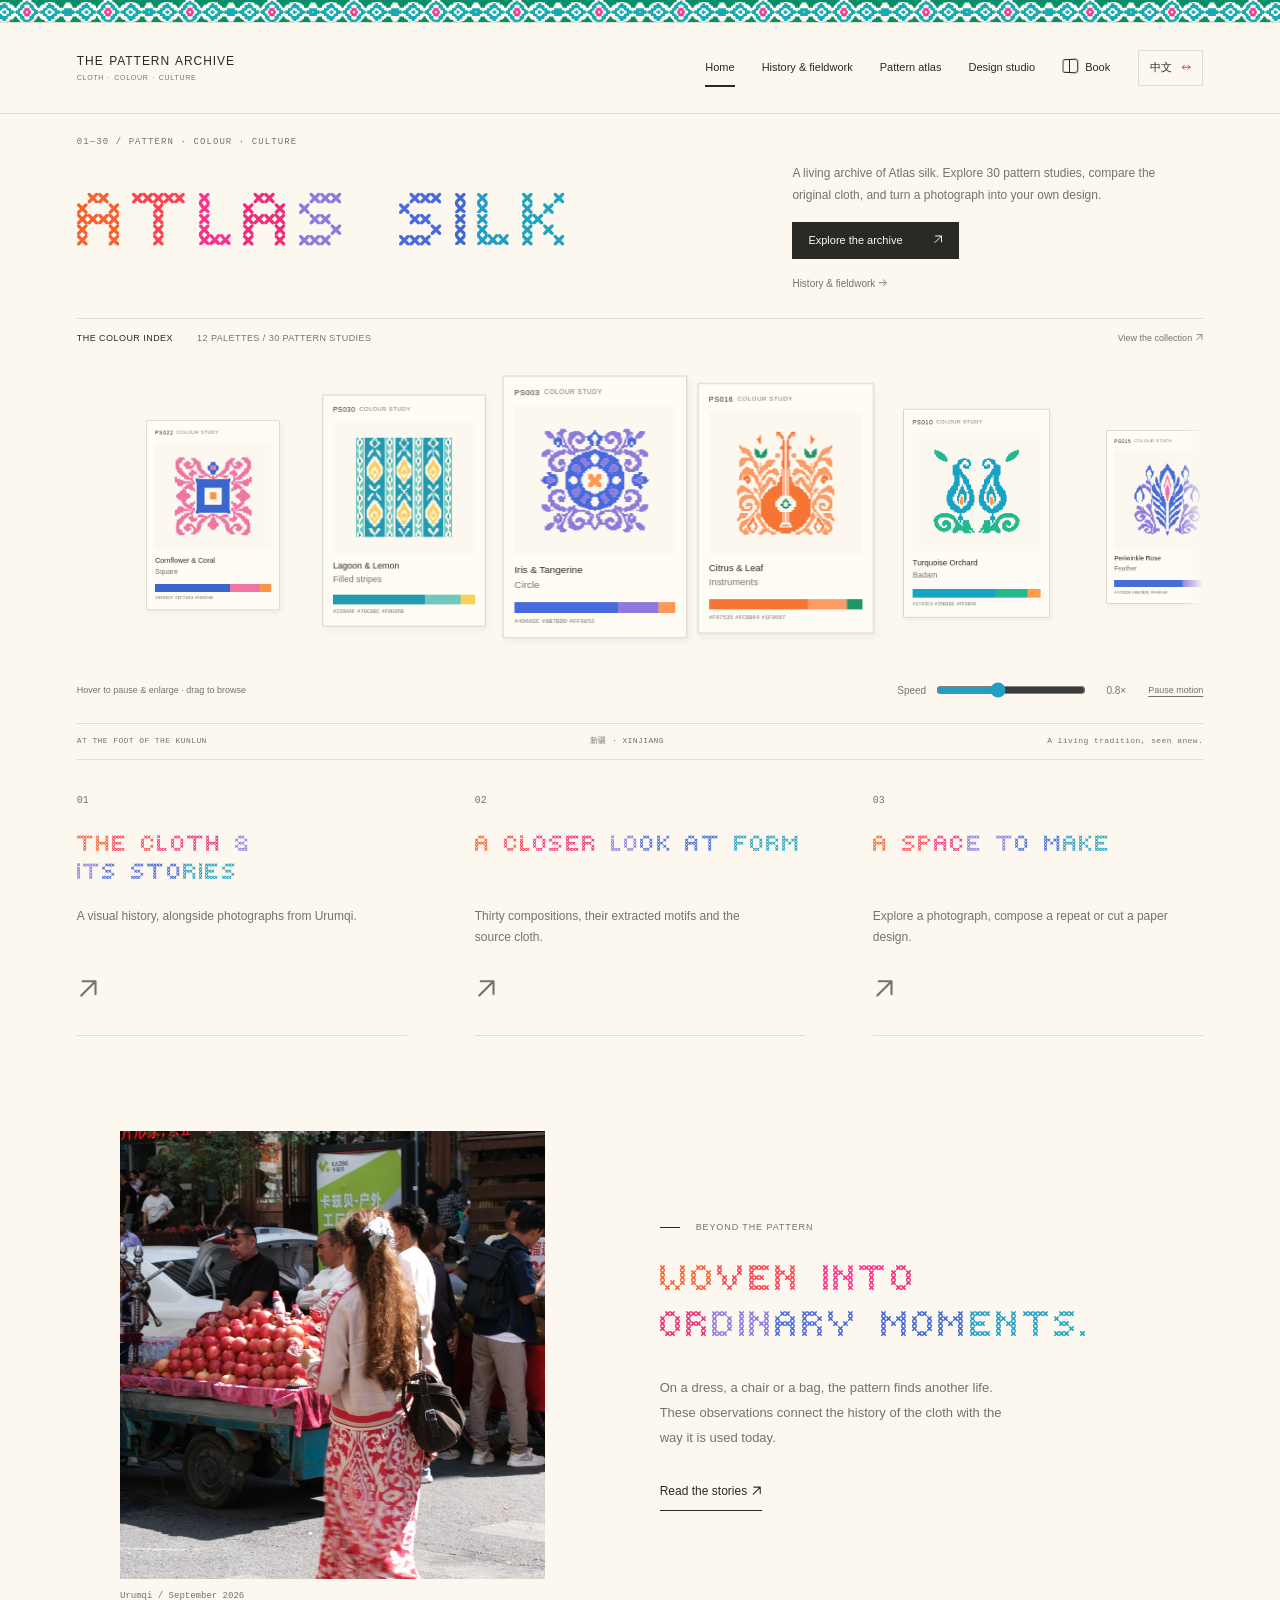
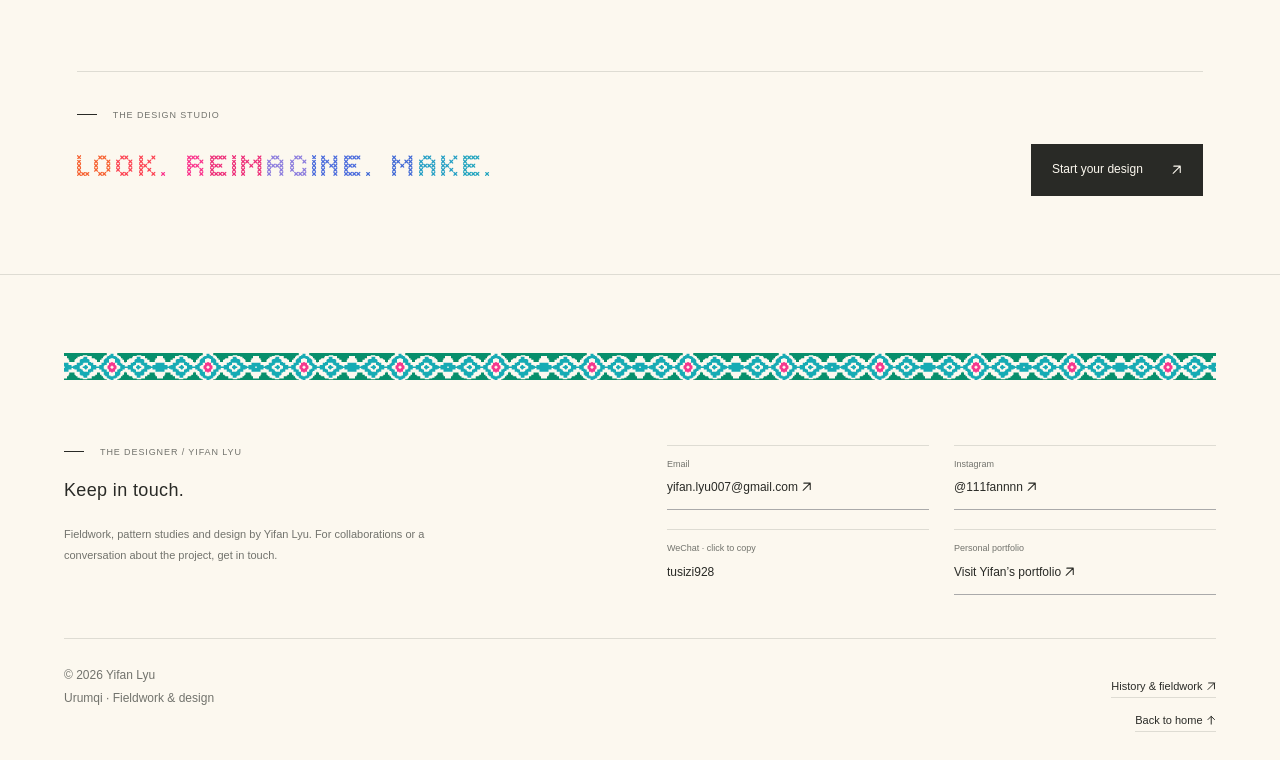
<file: index.html>
<!doctype html><html lang="en" translate="no"><head><meta charset="utf-8"><meta name="google" content="notranslate"><meta name="viewport" content="width=device-width,initial-scale=1"><meta name="theme-color" content="#FCF8EF"><meta name="description" content="Explore Atlas silk through history, clear vector motifs, fieldwork and hands-on design."><title>ATLAS SILK — 艾德莱斯绸</title><link rel="stylesheet" href="style.css"><link rel="stylesheet" href="mobile-fix.css?v=43"><link rel="stylesheet" href="image-save.css?v=44"><link rel="stylesheet" href="book-module.css?v=48"></head><body><a class="skip" href="#main">Skip to content</a><header class="header" id="header"></header><main id="main" tabindex="-1"></main><footer id="footer"></footer><dialog id="patternDialog"><button class="dialog-close" aria-label="Close">×</button><div id="dialogContent"></div></dialog><div id="toast" role="status" aria-live="polite"></div><script src="media-assets.js" defer></script><script src="badam-scroll-repair.js?v=47" defer></script><script src="data.js" defer></script><script src="content.js" defer></script><script src="collection.js" defer></script><script src="collection-notes.js" defer></script><script src="gallery-order.js" defer></script><script src="history-extra.js" defer></script><script src="stories.js" defer></script><script src="heading-inks.js" defer></script><script src="world-data.js" defer></script><script src="global-cities.js" defer></script><script src="world.js?v=45" defer></script><script src="book-module.js?v=48" defer></script><script src="app.js?v=48" defer></script><script src="knit-glyphs.js" defer></script><script src="typography.js" defer></script><script src="effects.js" defer></script><script src="album.js" defer></script><script src="mobile-fix.js?v=43" defer></script><!-- AreaCity data license
MIT License


Copyright (c) 2019 xiangyuecn


Permission is hereby granted, free of charge, to any person obtaining a copy
of this software and associated documentation files (the "Software"), to deal
in the Software without restriction, including without limitation the rights
to use, copy, modify, merge, publish, distribute, sublicense, and/or sell
copies of the Software, and to permit persons to whom the Software is
furnished to do so, subject to the following conditions:


The above copyright notice and this permission notice shall be included in all
copies or substantial portions of the Software.


THE SOFTWARE IS PROVIDED "AS IS", WITHOUT WARRANTY OF ANY KIND, EXPRESS OR
IMPLIED, INCLUDING BUT NOT LIMITED TO THE WARRANTIES OF MERCHANTABILITY,
FITNESS FOR A PARTICULAR PURPOSE AND NONINFRINGEMENT. IN NO EVENT SHALL THE
AUTHORS OR COPYRIGHT HOLDERS BE LIABLE FOR ANY CLAIM, DAMAGES OR OTHER
LIABILITY, WHETHER IN AN ACTION OF CONTRACT, TORT OR OTHERWISE, ARISING FROM,
OUT OF OR IN CONNECTION WITH THE SOFTWARE OR THE USE OR OTHER DEALINGS IN THE
SOFTWARE.
 --><script src="image-save.js?v=44" defer></script></body></html>
</file>
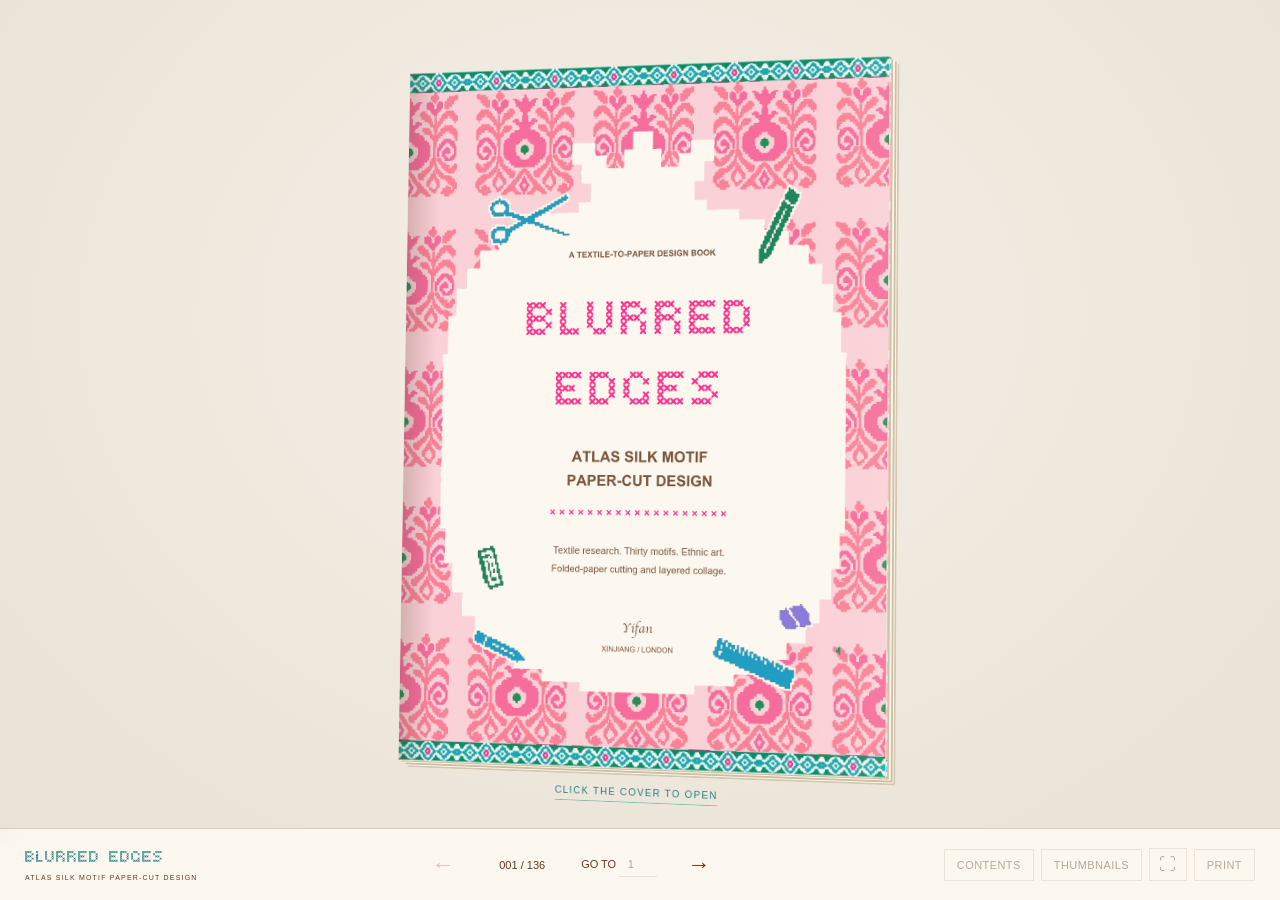
<file: atlas-book.html>
<!DOCTYPE html>
<html class="book-boot" lang="en" translate="no"><head><meta charset="utf-8"/><meta content="width=device-width,initial-scale=1" name="viewport"/><meta content="#FCF8EF" name="theme-color"/><title>Blurred Edges · Interactive Book</title><meta content="notranslate" name="google"/><link href="atlas-book-base.css" rel="stylesheet"/><link href="atlas-book-reader.css?v=48" rel="stylesheet"/></head><body data-reader-style="page-turn" data-thumbnail-mode="shared"><nav aria-label="Contents" class="drawer" id="drawer"><h2 id="tocTitle">CONTENTS</h2><a data-en="INTRODUCTION" data-zh="前言" href="#p2">INTRODUCTION</a><a data-en="CONTENTS" data-zh="目录" href="#p4">CONTENTS</a><a data-en="PATTERN ARCHIVE" data-zh="纹样档案" href="#p6">PATTERN ARCHIVE</a><a href="#p8"><span data-en="01 / History &amp; Making" data-zh="01 / 历史与制作">01 / History &amp; Making</span><small>8–19</small></a><a href="#p20"><span data-en="02 / Geometry &amp; Repeat" data-zh="02 / 几何与连续">02 / Geometry &amp; Repeat</span><small>20–41</small></a><a href="#p42"><span data-en="03 / Plants &amp; Growth" data-zh="03 / 植物与生长">03 / Plants &amp; Growth</span><small>42–63</small></a><a href="#p64"><span data-en="04 / Scrolls &amp; Objects" data-zh="04 / 卷曲与器物">04 / Scrolls &amp; Objects</span><small>64–85</small></a><a href="#p86"><span data-en="05 / Complex Cuts" data-zh="05 / 复杂剪纸">05 / Complex Cuts</span><small>86–109</small></a><a href="#p110"><span data-en="06 / Layered Collage" data-zh="06 / 层叠拼贴">06 / Layered Collage</span><small>110–127</small></a><a data-en="MAKING PROCESS" data-zh="制作过程" href="#p128">MAKING PROCESS</a><a data-en="AFTERWORD" data-zh="后记" href="#p134">AFTERWORD</a><a data-en="ACKNOWLEDGEMENTS" data-zh="致谢" href="#p135">ACKNOWLEDGEMENTS</a></nav><dialog aria-labelledby="printTitle" id="printDialog"><h2 id="printTitle">Print pages</h2><label class="print-scope"><input checked="" name="printScope" type="radio" value="current"/><span id="scopeCurrentLabel">Current page</span><select aria-label="Current page" id="printCurrentPage"></select></label><label class="print-scope"><input name="printScope" type="radio" value="spread"/><span id="scopeSpreadLabel">Current spread</span></label><label class="print-scope"><input name="printScope" type="radio" value="range"/><span id="scopeRangeLabel">Page range</span></label><div class="range-fields"><label for="printStart" id="rangeFrom">From</label><input id="printStart" max="136" min="1" type="number" value="1"/><label for="printEnd" id="rangeTo">to</label><input id="printEnd" max="136" min="1" type="number" value="1"/></div><label class="print-scope"><input name="printScope" type="radio" value="all"/><span id="scopeAllLabel">Whole book</span></label><p id="printError" role="alert"></p><p aria-live="polite" id="printProgress"></p><div class="dialog-actions"><button id="cancelPrint" type="button">Cancel</button><button id="confirmPrint" type="button">Print selected pages</button></div></dialog><main class="reader"><section class="spread active" data-spread="0"><article class="page" data-page="1" id="p1"><img alt="Page 1" data-page-art="1" decoding="async" loading="lazy" src="[data-uri]"/></article><div aria-label="Cover reverse" class="empty cover-verso"><img alt="" src="atlas-book-reverse-front.svg"/></div></section><section class="spread" data-spread="1"><article class="page" data-page="2" id="p2"><img alt="Page 2" data-page-art="2" decoding="async" loading="lazy" src="[data-uri]"/></article><article class="page" data-page="3" id="p3"><img alt="Page 3" data-page-art="3" decoding="async" loading="lazy" src="[data-uri]"/></article></section><section class="spread" data-spread="2"><article class="page" data-page="4" id="p4"><img alt="Page 4" data-page-art="4" decoding="async" loading="lazy" src="[data-uri]"/><a class="hotspot" href="#p8" style="left:11.071428571428571%;top:31.680000018102856%;width:22.321428571428573%;height:47.52000002715428%"></a><a class="hotspot" href="#p20" style="left:37.857142857142854%;top:31.680000018102856%;width:22.321428571428573%;height:47.52000002715428%"></a><a class="hotspot" href="#p42" style="left:64.64285714285715%;top:31.680000018102856%;width:22.321428571428573%;height:47.52000002715428%"></a></article><article class="page" data-page="5" id="p5"><img alt="Page 5" data-page-art="5" decoding="async" loading="lazy" src="[data-uri]"/><a class="hotspot" href="#p64" style="left:11.071428571428571%;top:31.680000018102856%;width:22.321428571428573%;height:47.52000002715428%"></a><a class="hotspot" href="#p86" style="left:37.857142857142854%;top:31.680000018102856%;width:22.321428571428573%;height:47.52000002715428%"></a><a class="hotspot" href="#p110" style="left:64.64285714285715%;top:31.680000018102856%;width:22.321428571428573%;height:47.52000002715428%"></a></article></section><section class="spread" data-spread="3"><article class="page" data-page="6" id="p6"><img alt="Page 6" data-page-art="6" decoding="async" loading="lazy" src="[data-uri]"/><a aria-label="001" class="hotspot" href="#p24" style="left:11.071%;top:24.389%;width:25.952%;height:12.571%"></a><a aria-label="002" class="hotspot" href="#p32" style="left:37.024%;top:24.389%;width:25.952%;height:12.571%"></a><a aria-label="003" class="hotspot" href="#p28" style="left:62.976%;top:24.389%;width:25.952%;height:12.571%"></a><a aria-label="004" class="hotspot" href="#p38" style="left:11.071%;top:36.960%;width:25.952%;height:12.571%"></a><a aria-label="005" class="hotspot" href="#p60" style="left:37.024%;top:36.960%;width:25.952%;height:12.571%"></a><a aria-label="006" class="hotspot" href="#p30" style="left:62.976%;top:36.960%;width:25.952%;height:12.571%"></a><a aria-label="007" class="hotspot" href="#p70" style="left:11.071%;top:49.531%;width:25.952%;height:12.571%"></a><a aria-label="008" class="hotspot" href="#p54" style="left:37.024%;top:49.531%;width:25.952%;height:12.571%"></a><a aria-label="009" class="hotspot" href="#p48" style="left:62.976%;top:49.531%;width:25.952%;height:12.571%"></a><a aria-label="010" class="hotspot" href="#p66" style="left:11.071%;top:62.103%;width:25.952%;height:12.571%"></a><a aria-label="011" class="hotspot" href="#p44" style="left:37.024%;top:62.103%;width:25.952%;height:12.571%"></a><a aria-label="012" class="hotspot" href="#p62" style="left:62.976%;top:62.103%;width:25.952%;height:12.571%"></a><a aria-label="013" class="hotspot" href="#p50" style="left:11.071%;top:74.674%;width:25.952%;height:12.571%"></a><a aria-label="014" class="hotspot" href="#p68" style="left:37.024%;top:74.674%;width:25.952%;height:12.571%"></a><a aria-label="015" class="hotspot" href="#p72" style="left:62.976%;top:74.674%;width:25.952%;height:12.571%"></a></article><article class="page" data-page="7" id="p7"><img alt="Page 7" data-page-art="7" decoding="async" loading="lazy" src="[data-uri]"/><a aria-label="016" class="hotspot" href="#p78" style="left:11.071%;top:24.389%;width:25.952%;height:12.571%"></a><a aria-label="017" class="hotspot" href="#p76" style="left:37.024%;top:24.389%;width:25.952%;height:12.571%"></a><a aria-label="018" class="hotspot" href="#p74" style="left:62.976%;top:24.389%;width:25.952%;height:12.571%"></a><a aria-label="019" class="hotspot" href="#p82" style="left:11.071%;top:36.960%;width:25.952%;height:12.571%"></a><a aria-label="020" class="hotspot" href="#p84" style="left:37.024%;top:36.960%;width:25.952%;height:12.571%"></a><a aria-label="021" class="hotspot" href="#p58" style="left:62.976%;top:36.960%;width:25.952%;height:12.571%"></a><a aria-label="022" class="hotspot" href="#p22" style="left:11.071%;top:49.531%;width:25.952%;height:12.571%"></a><a aria-label="023" class="hotspot" href="#p36" style="left:37.024%;top:49.531%;width:25.952%;height:12.571%"></a><a aria-label="024" class="hotspot" href="#p56" style="left:62.976%;top:49.531%;width:25.952%;height:12.571%"></a><a aria-label="025" class="hotspot" href="#p52" style="left:11.071%;top:62.103%;width:25.952%;height:12.571%"></a><a aria-label="026" class="hotspot" href="#p80" style="left:37.024%;top:62.103%;width:25.952%;height:12.571%"></a><a aria-label="027" class="hotspot" href="#p46" style="left:62.976%;top:62.103%;width:25.952%;height:12.571%"></a><a aria-label="028" class="hotspot" href="#p26" style="left:11.071%;top:74.674%;width:25.952%;height:12.571%"></a><a aria-label="029" class="hotspot" href="#p34" style="left:37.024%;top:74.674%;width:25.952%;height:12.571%"></a><a aria-label="030" class="hotspot" href="#p40" style="left:62.976%;top:74.674%;width:25.952%;height:12.571%"></a></article></section><section class="spread" data-spread="4"><article class="page" data-page="8" id="p8"><img alt="Page 8" data-page-art="8" decoding="async" loading="lazy" src="[data-uri]"/></article><article class="page" data-page="9" id="p9"><img alt="Page 9" data-page-art="9" decoding="async" loading="lazy" src="[data-uri]"/></article></section><section class="spread" data-spread="5"><article class="page" data-page="10" id="p10"><img alt="Page 10" data-page-art="10" decoding="async" loading="lazy" src="[data-uri]"/></article><article class="page" data-page="11" id="p11"><img alt="Page 11" data-page-art="11" decoding="async" loading="lazy" src="[data-uri]"/></article></section><section class="spread" data-spread="6"><article class="page" data-page="12" id="p12"><img alt="Page 12" data-page-art="12" decoding="async" loading="lazy" src="[data-uri]"/></article><article class="page" data-page="13" id="p13"><img alt="Page 13" data-page-art="13" decoding="async" loading="lazy" src="[data-uri]"/></article></section><section class="spread" data-spread="7"><article class="page" data-page="14" id="p14"><img alt="Page 14" data-page-art="14" decoding="async" loading="lazy" src="[data-uri]"/></article><article class="page" data-page="15" id="p15"><img alt="Page 15" data-page-art="15" decoding="async" loading="lazy" src="[data-uri]"/></article></section><section class="spread" data-spread="8"><article class="page" data-page="16" id="p16"><img alt="Page 16" data-page-art="16" decoding="async" loading="lazy" src="[data-uri]"/></article><article class="page" data-page="17" id="p17"><img alt="Page 17" data-page-art="17" decoding="async" loading="lazy" src="[data-uri]"/></article></section><section class="spread" data-spread="9"><article class="page" data-page="18" id="p18"><img alt="Page 18" data-page-art="18" decoding="async" loading="lazy" src="[data-uri]"/></article><article class="page" data-page="19" id="p19"><img alt="Page 19" data-page-art="19" decoding="async" loading="lazy" src="[data-uri]"/></article></section><section class="spread" data-spread="10"><article class="page" data-page="20" id="p20"><img alt="Page 20" data-page-art="20" decoding="async" loading="lazy" src="[data-uri]"/></article><article class="page" data-page="21" id="p21"><img alt="Page 21" data-page-art="21" decoding="async" loading="lazy" src="[data-uri]"/></article></section><section class="spread" data-spread="11"><article class="page" data-page="22" id="p22"><img alt="Page 22" data-page-art="22" decoding="async" loading="lazy" src="[data-uri]"/></article><article class="page" data-page="23" id="p23"><img alt="Page 23" data-page-art="23" decoding="async" loading="lazy" src="[data-uri]"/></article></section><section class="spread" data-spread="12"><article class="page" data-page="24" id="p24"><img alt="Page 24" data-page-art="24" decoding="async" loading="lazy" src="[data-uri]"/></article><article class="page" data-page="25" id="p25"><img alt="Page 25" data-page-art="25" decoding="async" loading="lazy" src="[data-uri]"/></article></section><section class="spread" data-spread="13"><article class="page" data-page="26" id="p26"><img alt="Page 26" data-page-art="26" decoding="async" loading="lazy" src="[data-uri]"/></article><article class="page" data-page="27" id="p27"><img alt="Page 27" data-page-art="27" decoding="async" loading="lazy" src="[data-uri]"/></article></section><section class="spread" data-spread="14"><article class="page" data-page="28" id="p28"><img alt="Page 28" data-page-art="28" decoding="async" loading="lazy" src="[data-uri]"/></article><article class="page" data-page="29" id="p29"><img alt="Page 29" data-page-art="29" decoding="async" loading="lazy" src="[data-uri]"/></article></section><section class="spread" data-spread="15"><article class="page" data-page="30" id="p30"><img alt="Page 30" data-page-art="30" decoding="async" loading="lazy" src="[data-uri]"/></article><article class="page" data-page="31" id="p31"><img alt="Page 31" data-page-art="31" decoding="async" loading="lazy" src="[data-uri]"/></article></section><section class="spread" data-spread="16"><article class="page" data-page="32" id="p32"><img alt="Page 32" data-page-art="32" decoding="async" loading="lazy" src="[data-uri]"/></article><article class="page" data-page="33" id="p33"><img alt="Page 33" data-page-art="33" decoding="async" loading="lazy" src="[data-uri]"/></article></section><section class="spread" data-spread="17"><article class="page" data-page="34" id="p34"><img alt="Page 34" data-page-art="34" decoding="async" loading="lazy" src="[data-uri]"/></article><article class="page" data-page="35" id="p35"><img alt="Page 35" data-page-art="35" decoding="async" loading="lazy" src="[data-uri]"/></article></section><section class="spread" data-spread="18"><article class="page" data-page="36" id="p36"><img alt="Page 36" data-page-art="36" decoding="async" loading="lazy" src="[data-uri]"/></article><article class="page" data-page="37" id="p37"><img alt="Page 37" data-page-art="37" decoding="async" loading="lazy" src="[data-uri]"/></article></section><section class="spread" data-spread="19"><article class="page" data-page="38" id="p38"><img alt="Page 38" data-page-art="38" decoding="async" loading="lazy" src="[data-uri]"/></article><article class="page" data-page="39" id="p39"><img alt="Page 39" data-page-art="39" decoding="async" loading="lazy" src="[data-uri]"/></article></section><section class="spread" data-spread="20"><article class="page" data-page="40" id="p40"><img alt="Page 40" data-page-art="40" decoding="async" loading="lazy" src="[data-uri]"/></article><article class="page" data-page="41" id="p41"><img alt="Page 41" data-page-art="41" decoding="async" loading="lazy" src="[data-uri]"/></article></section><section class="spread" data-spread="21"><article class="page" data-page="42" id="p42"><img alt="Page 42" data-page-art="42" decoding="async" loading="lazy" src="[data-uri]"/></article><article class="page" data-page="43" id="p43"><img alt="Page 43" data-page-art="43" decoding="async" loading="lazy" src="[data-uri]"/></article></section><section class="spread" data-spread="22"><article class="page" data-page="44" id="p44"><img alt="Page 44" data-page-art="44" decoding="async" loading="lazy" src="[data-uri]"/></article><article class="page" data-page="45" id="p45"><img alt="Page 45" data-page-art="45" decoding="async" loading="lazy" src="[data-uri]"/></article></section><section class="spread" data-spread="23"><article class="page" data-page="46" id="p46"><img alt="Page 46" data-page-art="46" decoding="async" loading="lazy" src="[data-uri]"/></article><article class="page" data-page="47" id="p47"><img alt="Page 47" data-page-art="47" decoding="async" loading="lazy" src="[data-uri]"/></article></section><section class="spread" data-spread="24"><article class="page" data-page="48" id="p48"><img alt="Page 48" data-page-art="48" decoding="async" loading="lazy" src="[data-uri]"/></article><article class="page" data-page="49" id="p49"><img alt="Page 49" data-page-art="49" decoding="async" loading="lazy" src="[data-uri]"/></article></section><section class="spread" data-spread="25"><article class="page" data-page="50" id="p50"><img alt="Page 50" data-page-art="50" decoding="async" loading="lazy" src="[data-uri]"/></article><article class="page" data-page="51" id="p51"><img alt="Page 51" data-page-art="51" decoding="async" loading="lazy" src="[data-uri]"/></article></section><section class="spread" data-spread="26"><article class="page" data-page="52" id="p52"><img alt="Page 52" data-page-art="52" decoding="async" loading="lazy" src="[data-uri]"/></article><article class="page" data-page="53" id="p53"><img alt="Page 53" data-page-art="53" decoding="async" loading="lazy" src="[data-uri]"/></article></section><section class="spread" data-spread="27"><article class="page" data-page="54" id="p54"><img alt="Page 54" data-page-art="54" decoding="async" loading="lazy" src="[data-uri]"/></article><article class="page" data-page="55" id="p55"><img alt="Page 55" data-page-art="55" decoding="async" loading="lazy" src="[data-uri]"/></article></section><section class="spread" data-spread="28"><article class="page" data-page="56" id="p56"><img alt="Page 56" data-page-art="56" decoding="async" loading="lazy" src="[data-uri]"/></article><article class="page" data-page="57" id="p57"><img alt="Page 57" data-page-art="57" decoding="async" loading="lazy" src="[data-uri]"/></article></section><section class="spread" data-spread="29"><article class="page" data-page="58" id="p58"><img alt="Page 58" data-page-art="58" decoding="async" loading="lazy" src="[data-uri]"/></article><article class="page" data-page="59" id="p59"><img alt="Page 59" data-page-art="59" decoding="async" loading="lazy" src="[data-uri]"/></article></section><section class="spread" data-spread="30"><article class="page" data-page="60" id="p60"><img alt="Page 60" data-page-art="60" decoding="async" loading="lazy" src="[data-uri]"/></article><article class="page" data-page="61" id="p61"><img alt="Page 61" data-page-art="61" decoding="async" loading="lazy" src="[data-uri]"/></article></section><section class="spread" data-spread="31"><article class="page" data-page="62" id="p62"><img alt="Page 62" data-page-art="62" decoding="async" loading="lazy" src="[data-uri]"/></article><article class="page" data-page="63" id="p63"><img alt="Page 63" data-page-art="63" decoding="async" loading="lazy" src="[data-uri]"/></article></section><section class="spread" data-spread="32"><article class="page" data-page="64" id="p64"><img alt="Page 64" data-page-art="64" decoding="async" loading="lazy" src="[data-uri]"/></article><article class="page" data-page="65" id="p65"><img alt="Page 65" data-page-art="65" decoding="async" loading="lazy" src="[data-uri]"/></article></section><section class="spread" data-spread="33"><article class="page" data-page="66" id="p66"><img alt="Page 66" data-page-art="66" decoding="async" loading="lazy" src="[data-uri]"/></article><article class="page" data-page="67" id="p67"><img alt="Page 67" data-page-art="67" decoding="async" loading="lazy" src="[data-uri]"/></article></section><section class="spread" data-spread="34"><article class="page" data-page="68" id="p68"><img alt="Page 68" data-page-art="68" decoding="async" loading="lazy" src="[data-uri]"/></article><article class="page" data-page="69" id="p69"><img alt="Page 69" data-page-art="69" decoding="async" loading="lazy" src="[data-uri]"/></article></section><section class="spread" data-spread="35"><article class="page" data-page="70" id="p70"><img alt="Page 70" data-page-art="70" decoding="async" loading="lazy" src="[data-uri]"/></article><article class="page" data-page="71" id="p71"><img alt="Page 71" data-page-art="71" decoding="async" loading="lazy" src="[data-uri]"/></article></section><section class="spread" data-spread="36"><article class="page" data-page="72" id="p72"><img alt="Page 72" data-page-art="72" decoding="async" loading="lazy" src="[data-uri]"/></article><article class="page" data-page="73" id="p73"><img alt="Page 73" data-page-art="73" decoding="async" loading="lazy" src="[data-uri]"/></article></section><section class="spread" data-spread="37"><article class="page" data-page="74" id="p74"><img alt="Page 74" data-page-art="74" decoding="async" loading="lazy" src="[data-uri]"/></article><article class="page" data-page="75" id="p75"><img alt="Page 75" data-page-art="75" decoding="async" loading="lazy" src="[data-uri]"/></article></section><section class="spread" data-spread="38"><article class="page" data-page="76" id="p76"><img alt="Page 76" data-page-art="76" decoding="async" loading="lazy" src="[data-uri]"/></article><article class="page" data-page="77" id="p77"><img alt="Page 77" data-page-art="77" decoding="async" loading="lazy" src="[data-uri]"/></article></section><section class="spread" data-spread="39"><article class="page" data-page="78" id="p78"><img alt="Page 78" data-page-art="78" decoding="async" loading="lazy" src="[data-uri]"/></article><article class="page" data-page="79" id="p79"><img alt="Page 79" data-page-art="79" decoding="async" loading="lazy" src="[data-uri]"/></article></section><section class="spread" data-spread="40"><article class="page" data-page="80" id="p80"><img alt="Page 80" data-page-art="80" decoding="async" loading="lazy" src="[data-uri]"/></article><article class="page" data-page="81" id="p81"><img alt="Page 81" data-page-art="81" decoding="async" loading="lazy" src="[data-uri]"/></article></section><section class="spread" data-spread="41"><article class="page" data-page="82" id="p82"><img alt="Page 82" data-page-art="82" decoding="async" loading="lazy" src="[data-uri]"/></article><article class="page" data-page="83" id="p83"><img alt="Page 83" data-page-art="83" decoding="async" loading="lazy" src="[data-uri]"/></article></section><section class="spread" data-spread="42"><article class="page" data-page="84" id="p84"><img alt="Page 84" data-page-art="84" decoding="async" loading="lazy" src="[data-uri]"/></article><article class="page" data-page="85" id="p85"><img alt="Page 85" data-page-art="85" decoding="async" loading="lazy" src="[data-uri]"/></article></section><section class="spread" data-spread="43"><article class="page" data-page="86" id="p86"><img alt="Page 86" data-page-art="86" decoding="async" loading="lazy" src="[data-uri]"/></article><article class="page" data-page="87" id="p87"><img alt="Page 87" data-page-art="87" decoding="async" loading="lazy" src="[data-uri]"/></article></section><section class="spread" data-spread="44"><article class="page" data-page="88" id="p88"><img alt="Page 88" data-page-art="88" decoding="async" loading="lazy" src="[data-uri]"/></article><article class="page" data-page="89" id="p89"><img alt="Page 89" data-page-art="89" decoding="async" loading="lazy" src="[data-uri]"/></article></section><section class="spread" data-spread="45"><article class="page" data-page="90" id="p90"><img alt="Page 90" data-page-art="90" decoding="async" loading="lazy" src="[data-uri]"/></article><article class="page" data-page="91" id="p91"><img alt="Page 91" data-page-art="91" decoding="async" loading="lazy" src="[data-uri]"/></article></section><section class="spread" data-spread="46"><article class="page" data-page="92" id="p92"><img alt="Page 92" data-page-art="92" decoding="async" loading="lazy" src="[data-uri]"/></article><article class="page" data-page="93" id="p93"><img alt="Page 93" data-page-art="93" decoding="async" loading="lazy" src="[data-uri]"/></article></section><section class="spread" data-spread="47"><article class="page" data-page="94" id="p94"><img alt="Page 94" data-page-art="94" decoding="async" loading="lazy" src="[data-uri]"/></article><article class="page" data-page="95" id="p95"><img alt="Page 95" data-page-art="95" decoding="async" loading="lazy" src="[data-uri]"/></article></section><section class="spread" data-spread="48"><article class="page" data-page="96" id="p96"><img alt="Page 96" data-page-art="96" decoding="async" loading="lazy" src="[data-uri]"/></article><article class="page" data-page="97" id="p97"><img alt="Page 97" data-page-art="97" decoding="async" loading="lazy" src="[data-uri]"/></article></section><section class="spread" data-spread="49"><article class="page" data-page="98" id="p98"><img alt="Page 98" data-page-art="98" decoding="async" loading="lazy" src="[data-uri]"/></article><article class="page" data-page="99" id="p99"><img alt="Page 99" data-page-art="99" decoding="async" loading="lazy" src="[data-uri]"/></article></section><section class="spread" data-spread="50"><article class="page" data-page="100" id="p100"><img alt="Page 100" data-page-art="100" decoding="async" loading="lazy" src="[data-uri]"/></article><article class="page" data-page="101" id="p101"><img alt="Page 101" data-page-art="101" decoding="async" loading="lazy" src="[data-uri]"/></article></section><section class="spread" data-spread="51"><article class="page" data-page="102" id="p102"><img alt="Page 102" data-page-art="102" decoding="async" loading="lazy" src="[data-uri]"/></article><article class="page" data-page="103" id="p103"><img alt="Page 103" data-page-art="103" decoding="async" loading="lazy" src="[data-uri]"/></article></section><section class="spread" data-spread="52"><article class="page" data-page="104" id="p104"><img alt="Page 104" data-page-art="104" decoding="async" loading="lazy" src="[data-uri]"/></article><article class="page" data-page="105" id="p105"><img alt="Page 105" data-page-art="105" decoding="async" loading="lazy" src="[data-uri]"/></article></section><section class="spread" data-spread="53"><article class="page" data-page="106" id="p106"><img alt="Page 106" data-page-art="106" decoding="async" loading="lazy" src="[data-uri]"/></article><article class="page" data-page="107" id="p107"><img alt="Page 107" data-page-art="107" decoding="async" loading="lazy" src="[data-uri]"/></article></section><section class="spread" data-spread="54"><article class="page" data-page="108" id="p108"><img alt="Page 108" data-page-art="108" decoding="async" loading="lazy" src="[data-uri]"/></article><article class="page" data-page="109" id="p109"><img alt="Page 109" data-page-art="109" decoding="async" loading="lazy" src="[data-uri]"/></article></section><section class="spread" data-spread="55"><article class="page" data-page="110" id="p110"><img alt="Page 110" data-page-art="110" decoding="async" loading="lazy" src="[data-uri]"/></article><article class="page" data-page="111" id="p111"><img alt="Page 111" data-page-art="111" decoding="async" loading="lazy" src="[data-uri]"/></article></section><section class="spread" data-spread="56"><article class="page" data-page="112" id="p112"><img alt="Page 112" data-page-art="112" decoding="async" loading="lazy" src="[data-uri]"/></article><article class="page" data-page="113" id="p113"><img alt="Page 113" data-page-art="113" decoding="async" loading="lazy" src="[data-uri]"/></article></section><section class="spread" data-spread="57"><article class="page" data-page="114" id="p114"><img alt="Page 114" data-page-art="114" decoding="async" loading="lazy" src="[data-uri]"/></article><article class="page" data-page="115" id="p115"><img alt="Page 115" data-page-art="115" decoding="async" loading="lazy" src="[data-uri]"/></article></section><section class="spread" data-spread="58"><article class="page" data-page="116" id="p116"><img alt="Page 116" data-page-art="116" decoding="async" loading="lazy" src="[data-uri]"/></article><article class="page" data-page="117" id="p117"><img alt="Page 117" data-page-art="117" decoding="async" loading="lazy" src="[data-uri]"/></article></section><section class="spread" data-spread="59"><article class="page" data-page="118" id="p118"><img alt="Page 118" data-page-art="118" decoding="async" loading="lazy" src="[data-uri]"/></article><article class="page" data-page="119" id="p119"><img alt="Page 119" data-page-art="119" decoding="async" loading="lazy" src="[data-uri]"/></article></section><section class="spread" data-spread="60"><article class="page" data-page="120" id="p120"><img alt="Page 120" data-page-art="120" decoding="async" loading="lazy" src="[data-uri]"/></article><article class="page" data-page="121" id="p121"><img alt="Page 121" data-page-art="121" decoding="async" loading="lazy" src="[data-uri]"/></article></section><section class="spread" data-spread="61"><article class="page" data-page="122" id="p122"><img alt="Page 122" data-page-art="122" decoding="async" loading="lazy" src="[data-uri]"/></article><article class="page" data-page="123" id="p123"><img alt="Page 123" data-page-art="123" decoding="async" loading="lazy" src="[data-uri]"/></article></section><section class="spread" data-spread="62"><article class="page" data-page="124" id="p124"><img alt="Page 124" data-page-art="124" decoding="async" loading="lazy" src="[data-uri]"/></article><article class="page" data-page="125" id="p125"><img alt="Page 125" data-page-art="125" decoding="async" loading="lazy" src="[data-uri]"/></article></section><section class="spread" data-spread="63"><article class="page" data-page="126" id="p126"><img alt="Page 126" data-page-art="126" decoding="async" loading="lazy" src="[data-uri]"/></article><article class="page" data-page="127" id="p127"><img alt="Page 127" data-page-art="127" decoding="async" loading="lazy" src="[data-uri]"/></article></section><section class="spread" data-spread="64"><article class="page" data-page="128" id="p128"><img alt="Page 128" data-page-art="128" decoding="async" loading="lazy" src="[data-uri]"/></article><article class="page" data-page="129" id="p129"><img alt="Page 129" data-page-art="129" decoding="async" loading="lazy" src="[data-uri]"/></article></section><section class="spread" data-spread="65"><article class="page" data-page="130" id="p130"><img alt="Page 130" data-page-art="130" decoding="async" loading="lazy" src="[data-uri]"/></article><article class="page" data-page="131" id="p131"><img alt="Page 131" data-page-art="131" decoding="async" loading="lazy" src="[data-uri]"/></article></section><section class="spread" data-spread="66"><article class="page" data-page="132" id="p132"><img alt="Page 132" data-page-art="132" decoding="async" loading="lazy" src="[data-uri]"/></article><article class="page" data-page="133" id="p133"><img alt="Page 133" data-page-art="133" decoding="async" loading="lazy" src="[data-uri]"/></article></section><section class="spread" data-spread="67"><article class="page" data-page="134" id="p134"><img alt="Page 134" data-page-art="134" decoding="async" loading="lazy" src="[data-uri]"/></article><article class="page" data-page="135" id="p135"><img alt="Page 135" data-page-art="135" decoding="async" loading="lazy" src="[data-uri]"/></article></section><section class="spread" data-spread="68"><div aria-label="Back cover facing background" class="empty cover-verso back-verso"><img alt="" src="atlas-book-reverse-back.svg"/></div><article class="page" data-page="136" id="p136"><img alt="Page 136" data-page-art="136" decoding="async" loading="lazy" src="[data-uri]"/></article></section></main><div class="progress"></div><div class="bottom"><button aria-label="Return to cover" class="brand" id="bookCover" type="button"><span id="brandTitle">BLURRED EDGES</span><small id="brandSubtitle">ATLAS SILK MOTIF PAPER-CUT DESIGN</small></button><div class="book-pager"><button aria-label="Previous spread" id="prev">←</button><span class="position"><span id="range">001</span> / 136</span><label class="position"><span id="jumpLabel">GO TO</span> <input aria-label="Page" id="pageJump" max="136" min="1" type="number" value="1"/></label><button aria-label="Next spread" id="next">→</button></div><nav aria-label="Reader controls" class="reader-tools"><button aria-controls="drawer" aria-expanded="false" id="contents">CONTENTS</button><button aria-pressed="false" id="overview">THUMBNAILS</button><button aria-label="Full screen" class="fullscreen" id="fullscreen">⛶</button><button class="print" id="print">PRINT</button></nav></div><span class="hint" id="hint">← → TURN PAGES</span><div aria-hidden="true" aria-label="Language" class="language-options" hidden=""><button aria-pressed="false" id="languageZh">中文版</button><button aria-pressed="true" class="primary" id="languageEn">ENGLISH</button></div><script defer="True" src="atlas-book-manifest.js?v=48"></script><script defer="True" src="atlas-book-reader.js?v=48"></script><script defer="True" src="atlas-book-opening.js?v=48"></script></body></html>
</file>
<file: mobile-fix.css>
/* Stable palette layout in narrow WebKit views; preserve browser zoom. */
html{-webkit-text-size-adjust:100%;text-size-adjust:100%}
.palette-deck .palette-card .card-swatches{display:flex!important;flex-direction:row;align-items:stretch;gap:0;height:10px;min-height:10px;overflow:hidden}
.palette-deck .palette-card .card-swatches>i{display:block;min-width:0;height:10px;flex-basis:0}
.palette-deck .palette-card .palette-card-codes{display:flex!important;flex-direction:row;align-items:start;justify-content:space-between;gap:2px;min-height:12px;padding-top:4px}
.palette-deck .palette-card .palette-card-codes>span{display:block;position:static;transform:none;font:5.5px/1.4 Menlo,Consolas,monospace!important;letter-spacing:0;white-space:nowrap;min-width:0}
.palette-deck .palette-card .palette-card-top{display:flex!important;flex-direction:row;flex-shrink:0;gap:4px}
.palette-deck .palette-card .palette-card-top>span{font:7px/1.4 Arial,sans-serif;white-space:nowrap}
.palette-deck .palette-card .palette-card-top>span:last-child{font-size:6px}
.palette-deck .palette-card .palette-card-art{flex:1 1 0;aspect-ratio:1;min-height:0;width:100%}
.palette-deck .palette-card .palette-card-name,.palette-deck .palette-card .palette-card-motif{max-width:100%}
.atlas-arrow{display:inline-block;width:.95em;height:.95em;flex:none;vertical-align:-.1em;fill:none;stroke:currentColor;stroke-width:1.5;stroke-linecap:round;stroke-linejoin:round}
@media(max-width:540px){.palette-deck .palette-card .palette-card-codes>span{font-size:5px!important}.palette-deck .palette-card .palette-card-name{font-size:10px}.palette-deck .palette-card .palette-card-motif{font-size:8px}}
</file>
<file: image-save.css>
.image-save-dialog{width:min(92vw,620px);max-height:90dvh;overflow:auto;padding:26px;border:1px solid #c9c3b8;background:#FCF8EF;color:#2c302b}.image-save-dialog::backdrop{background:#24231d88}.image-save-close{display:block;margin-left:auto;font:28px/1 Arial;padding:0 4px 10px}.image-save-dialog h2{font:24px/1.4 Arial,sans-serif;margin:0 0 12px}.image-save-status{font:13px/1.8 Arial,'PingFang SC',sans-serif;margin:0 0 20px}.image-save-preview{display:block;width:100%;height:auto;max-height:60dvh;object-fit:contain;background:#fff;-webkit-touch-callout:default!important;user-select:auto;-webkit-user-select:auto}.image-save-preview[hidden],.image-save-actions [hidden]{display:none!important}.image-save-actions{display:flex;flex-wrap:wrap;gap:14px;align-items:center;margin-top:22px}.image-save-actions .btn{font-size:13px}.image-save-actions a{font:12px/1.5 Arial,sans-serif;padding:8px 0}
</file>
<file: book-module.css>
.header nav a[href="#book"]{white-space:nowrap}.header nav a[href="#book"]::before{content:'';display:inline-block;width:14px;height:12px;border:1.2px solid currentColor;border-radius:2px 3px 3px 2px;background:linear-gradient(90deg,transparent 43%,currentColor 44%,currentColor 49%,transparent 50%);margin-right:7px;vertical-align:-2px;transform:perspective(30px)rotateY(-12deg)}
body[data-page="book"] #footer{display:none}body[data-page="book"] #main{min-height:0;margin:0;max-width:none;padding:0}body[data-page="book"]{overflow-x:hidden}.book-module{--site-header-height:114px;height:calc(100dvh - var(--site-header-height));min-height:400px;background:#EEE8DE;position:relative}.book-module iframe{display:block;width:100%;height:100%;border:0;background:#EEE8DE}.book-route{animation:none!important}
@media(min-width:801px){body[data-page="book"] .header nav{gap:clamp(13px,1.5vw,27px)}}@media(max-width:540px){.book-module{min-height:380px}}
</file>
<file: atlas-book-base.css>
@font-face{font-family:Woven;src:url(atlas-book-font.ttf)}
:root{--paper:#FCF8EF;--ink:#653923;--line:#D9CDBB}*{box-sizing:border-box}body{margin:0;color:var(--ink);background:#EEE7DB;font-family:Arial,'PingFang SC',sans-serif}button,a,input{font:inherit}button,a{touch-action:manipulation}button{cursor:pointer}a{color:inherit}button:focus-visible,a:focus-visible,input:focus-visible{outline:3px solid #229EC4;outline-offset:3px}.toolbar{height:70px;position:fixed;top:0;left:0;right:0;background:var(--paper);border-bottom:1px solid var(--line);z-index:20;display:flex;align-items:center;gap:10px;padding:0 26px}.brand{margin-right:auto;font-family:Woven,monospace;font-size:25px;color:#ED2D78;line-height:1}.brand small{display:block;font:9px Arial;color:var(--ink);letter-spacing:1.7px;margin-top:7px}.toolbar button{border:1px solid var(--line);background:transparent;color:var(--ink);padding:9px 12px;font-size:12px}.toolbar .primary{border-color:#ED2D78;background:#ED2D78;color:var(--paper)}.reader{padding:94px 24px 88px;display:flex;justify-content:center;min-height:100vh}.spread{display:none;grid-template-columns:repeat(2,minmax(0,1fr));width:min(1200px,calc((100vh - 185px)*1.408));height:fit-content;box-shadow:0 12px 38px #65392315}.spread.active{display:grid}.page{position:relative;width:100%;aspect-ratio:176/250;overflow:hidden;background:var(--paper)}.page>img{width:100%;height:100%;display:block}.hotspot{position:absolute;display:block;background:transparent;border:0;padding:0;cursor:pointer;color:transparent}.hotspot:hover{outline:1px dashed #65392380;outline-offset:3px}.empty{background:transparent}.reader.overview{display:grid;grid-template-columns:repeat(4,minmax(0,1fr));gap:22px;max-width:1650px;margin:auto}.overview .spread{display:contents}.overview .empty{display:none}.overview .page{box-shadow:0 6px 18px #65392318;cursor:pointer}.overview .hotspot{pointer-events:none}.overview .page:hover{outline:2px solid #229EC4}.bottom{position:fixed;bottom:0;left:0;right:0;height:62px;display:flex;align-items:center;justify-content:center;gap:22px;background:var(--paper);border-top:1px solid var(--line);z-index:20}.bottom button{background:transparent;border:0;color:var(--ink);padding:10px 18px;font-size:20px}.bottom button:disabled{opacity:.25;cursor:default}.position{font-size:12px;min-width:105px;text-align:center}.position input{width:46px;text-align:center;background:transparent;border:0;border-bottom:1px solid var(--line);color:inherit;padding:6px}.progress{position:fixed;left:0;bottom:62px;height:3px;background:#ED2D78;z-index:22}.drawer{position:fixed;left:0;top:70px;bottom:62px;width:330px;max-width:90vw;background:var(--paper);z-index:25;padding:25px;overflow:auto;border-right:1px solid var(--line);transform:translateX(-100%);transition:transform .2s}.drawer.open{transform:translateX(0)}.drawer h2{font-family:Woven;font-weight:normal;font-size:27px;color:#ED2D78}.drawer a{display:block;padding:16px 0;border-bottom:1px solid var(--line);font-size:12px;text-decoration:none}.drawer a small{display:block;margin-top:6px;line-height:1.5;color:#89725F}.drawer .motif-links{display:grid;grid-template-columns:repeat(5,1fr);gap:7px;margin-top:25px}.motif-links a{text-align:center;padding:10px 0;border:1px solid var(--line);font-size:11px}.notes{position:fixed;right:0;top:70px;bottom:62px;width:340px;max-width:90vw;padding:28px;background:var(--paper);z-index:25;border-left:1px solid var(--line);overflow:auto;transform:translateX(100%);transition:transform .2s}.notes.open{transform:translateX(0)}.notes h2{font-family:Woven;font-weight:normal;color:#008EBB;font-size:27px}.notes p{font-size:14px;line-height:1.8;margin:18px 0}.notes .zh{font-size:14px}.hint{position:fixed;bottom:23px;right:26px;font-size:10px;color:#89725F;z-index:22}
@media(max-width:800px){.toolbar{padding:0 12px;gap:6px;height:64px}.brand{font-size:20px}.brand small{font-size:7px}.toolbar button{padding:8px;font-size:11px}.toolbar .fullscreen{display:none}.reader{padding:83px 10px 82px}.spread{width:100%}.drawer,.notes{top:64px}.reader.overview{grid-template-columns:repeat(2,minmax(0,1fr));gap:13px}.hint{display:none}}
@media(max-width:540px){.brand small{display:none}.brand{font-size:16px}.toolbar button{padding:8px 6px;font-size:10px}.toolbar .print{display:none}.spread{grid-template-columns:1fr;box-shadow:none;gap:12px}.empty{display:none}.page{box-shadow:0 5px 20px #65392315}.reader.overview{grid-template-columns:repeat(2,minmax(0,1fr));gap:12px}.bottom{gap:8px}.position{min-width:90px}.bottom button{padding:10px}}
@media(prefers-reduced-motion:reduce){*{transition:none!important}}@page{size:176mm 250mm;margin:0}@media print{body{background:white;-webkit-print-color-adjust:exact;print-color-adjust:exact}.toolbar,.bottom,.drawer,.notes,.progress,.hint{display:none!important}.reader,.reader.overview{display:block;padding:0;margin:0;max-width:none}.spread,.spread.active,.overview .spread{display:contents;width:auto;box-shadow:none}.empty{display:none!important}.page{width:176mm;height:250mm;aspect-ratio:auto;break-after:page;page-break-after:always;box-shadow:none!important}.hotspot{display:none}.page>img{width:100%;height:100%}}

.toolbar .brand{font-size:22px}.brand .zh-title{font-family:Arial,"PingFang SC",sans-serif;font-size:21px;letter-spacing:.15em}.language-toggle{margin-left:4px;border-color:#ED2D78!important}.notes{display:none!important}.toolbar .brand small{font-size:8px}.page>img{image-rendering:auto}.reader{background:#E9E3D9}html[lang="zh"] .toolbar .brand small{letter-spacing:.02em}@media(max-width:540px){.brand small{display:none}.brand{font-size:14px!important}.brand .zh-title{font-size:15px}.toolbar{gap:4px}.toolbar button{font-size:10px;padding:7px 5px}}
/* Screen reader controls and physical page-turn presentation. */
.toolbar{gap:14px}.reader-tools,.language-options{display:flex;align-items:center;gap:8px}.toolbar .brand{min-width:190px}.language-options button{min-width:68px}.toolbar .primary{background:#ED2D78;border-color:#ED2D78;color:#FCF8EF}.toolbar button[aria-pressed="true"]{box-shadow:inset 0 -2px 0 #a6265d}.spread{position:relative;isolation:isolate;box-shadow:0 16px 40px #51351c25,0 2px 4px #51351c20;border-radius:2px}.spread::after{content:'';position:absolute;left:calc(50% - 13px);top:0;bottom:0;width:26px;z-index:5;background:linear-gradient(90deg,transparent,#5b3c2124 47%,#fefaf08a 51%,transparent);pointer-events:none}.spread>.page:first-child{box-shadow:inset -12px 0 20px -18px #51351c75}.cover-verso{display:block;position:relative;width:100%;aspect-ratio:176/250;overflow:hidden;background:#fbd1d9}.cover-verso img{width:100%;height:100%;object-fit:cover;display:block}.reader{touch-action:pan-y pinch-zoom}.page{cursor:grab}.hotspot{z-index:7}.reader.overview .page{cursor:pointer}.reader.overview .cover-verso{display:none}.reader.overview .spread::after{display:none}.loading-spread #next{cursor:progress}.turn-scene{position:fixed;z-index:15;pointer-events:none;perspective:2300px;isolation:isolate;--gutter-shade:.15}.turn-underlay{position:absolute;inset:0;display:grid;grid-template-columns:1fr 1fr;background:#fcf8ef;box-shadow:0 16px 38px #51351c25}.turn-underlay::after{content:'';position:absolute;left:calc(50% - 10px);width:20px;top:0;bottom:0;background:linear-gradient(90deg,transparent,#5b3c2128,transparent)}.turn-face-content{position:relative;width:100%;height:100%;overflow:hidden;background:#fcf8ef}.turn-face-content img{display:block;width:100%;height:100%;object-fit:fill}.turn-stationary{position:absolute;top:0;bottom:0;width:50%;z-index:1}.turn-stationary.left{left:0}.turn-stationary.right{right:0}.turn-sheet{position:absolute;top:0;bottom:0;width:50%;transform-style:preserve-3d;will-change:transform;z-index:3;--turn-shade:0}.turn-sheet.forward{left:50%;transform-origin:left center}.turn-sheet.backward{left:0;transform-origin:right center}.turn-face{position:absolute;inset:0;backface-visibility:hidden;-webkit-backface-visibility:hidden;background:#fcf8ef;overflow:hidden;outline:1px solid #c8bca733}.turn-face.back{transform:rotateY(180deg)}.turn-face::after{content:'';position:absolute;inset:0;pointer-events:none;opacity:var(--turn-shade);background:linear-gradient(90deg,#3c2918b0,transparent 18%,#fff8e81a 63%,#3c291870)}.turn-face.back::after{background:linear-gradient(90deg,#3c291860,#fff8e880 40%,transparent 73%,#3c2918b0)}body[data-turning="true"] .page{cursor:grabbing}#printDialog{border:1px solid #ccbda9;border-radius:4px;background:#FCF8EF;color:#653923;max-width:460px;width:calc(100vw - 32px);padding:26px;box-shadow:0 24px 80px #33211140}#printDialog::backdrop{background:#382b2066;backdrop-filter:blur(3px)}#printDialog h2{font-size:20px;margin:0 0 22px;font-weight:600}#printDialog .print-scope{display:flex;align-items:center;gap:10px;padding:10px 0;font-size:14px}#printDialog input[type="radio"]{accent-color:#ED2D78;margin:0 3px 0 0}#printDialog select,#printDialog input[type="number"]{border:1px solid #cfbfae;padding:8px;background:#fffaf1;color:inherit;font:inherit}#printDialog input[type="number"]{width:75px}#printDialog input:disabled,#printDialog select:disabled{opacity:.4}#printDialog .range-fields{display:flex;align-items:center;gap:10px;margin:0 0 6px 26px;font-size:13px}#printDialog .dialog-actions{display:flex;justify-content:flex-end;gap:10px;margin-top:22px}#printDialog button{padding:10px 16px;background:transparent;border:1px solid #ccbda9;color:inherit}#printDialog #confirmPrint{background:#ED2D78;border-color:#ED2D78;color:white}#printError{font-size:13px;color:#b53f43;line-height:1.5;min-height:20px;margin:10px 0 0}#printProgress{font-size:13px;min-height:16px;margin:6px 0;color:#397d83}.reader.overview{align-content:start}.page:focus-visible{outline:2px solid #229ec4}
@media(max-width:920px){.toolbar{height:100px;padding:12px 16px;display:grid;grid-template-columns:1fr auto;gap:8px 12px}.toolbar .brand{min-width:0;font-size:20px!important;grid-column:1;grid-row:1}.brand small{font-size:7px!important;letter-spacing:1px}.language-options{grid-row:1;grid-column:2;justify-content:end}.language-options button{min-width:62px;font-size:11px;padding:7px 9px}.reader-tools{grid-column:1/-1;grid-row:2;justify-content:flex-end}.reader-tools button{font-size:11px;padding:7px 11px}.toolbar .print{display:inline-flex!important}.reader{padding-top:123px}.drawer{top:100px}.spread{width:min(1200px,calc((100vh - 213px)*1.408))}}
@media(max-width:540px){.toolbar{padding:9px 12px;gap:6px;height:94px}.toolbar .brand{font-size:16px!important}.brand .zh-title{font-size:17px;letter-spacing:.1em}.brand small{display:none}.reader-tools{justify-content:center;gap:14px}.reader-tools button{font-size:11px;padding:7px 14px}.language-options{gap:5px}.language-options button{font-size:10px;min-width:55px;padding:7px 6px}.reader{padding:114px 8px 90px}.spread{display:none;grid-template-columns:repeat(2,minmax(0,1fr));gap:0;width:100%;box-shadow:0 12px 30px #51351c20}.spread.active{display:grid}.spread .page{box-shadow:none}.spread .empty.cover-verso{display:block}.drawer{top:94px}.reader.overview{grid-template-columns:repeat(2,minmax(0,1fr));padding-top:114px}.reader.overview .spread{display:contents}.reader.overview .page{box-shadow:0 5px 15px #51351c20}.bottom{gap:5px}.position{min-width:90px}.position input{width:48px}.hint{display:none}}
@media(prefers-reduced-motion:reduce){.turn-scene{display:none}}
@media print{dialog,.turn-scene{display:none!important}.spread::after{display:none!important}.cover-verso{display:none!important}.page{cursor:default!important}.print-selection .page:not(.print-selected){display:none!important}.print-selection .page.print-selected{display:block!important;position:relative!important;break-after:page!important;page-break-after:always!important;width:176mm!important;height:250mm!important;margin:0!important;overflow:hidden!important}.reader,.reader.overview{padding:0!important}.spread,.spread.active,.reader.overview .spread{display:contents!important}.page>img{width:100%!important;height:100%!important}}
</file>
<file: atlas-book-reader.css>
html,body{min-height:100%;background:#EEE8DE}body{overflow-x:hidden}[hidden]{display:none!important}.reader{padding:22px 24px 92px;min-height:100dvh;background:radial-gradient(ellipse at 50% 38%,#F4EFE6,#EAE3D7 90%)}.spread{width:min(1200px,calc((100dvh - 116px)*1.408));border-radius:1px;box-shadow:0 14px 32px #65452620,0 2px 4px #65452618}.bottom{height:72px;padding:0 25px;justify-content:space-between;gap:16px;background:#FCF8EF;border-top:1px solid #D9CDBB}.bottom .brand{border:0;background:none;text-align:left;min-width:170px;margin:0;padding:8px 0;font-family:Woven,monospace;font-size:19px;color:#267F82;line-height:1.2;cursor:pointer}.bottom .brand:hover{color:#CB427B}.bottom .brand small{font-size:7px;letter-spacing:1.2px;margin-top:4px}.brand .zh-title{font:17px 'PingFang SC',Arial,sans-serif;letter-spacing:.09em}.book-pager{display:flex;align-items:center;justify-content:center;gap:15px}.book-pager button{font-size:23px;padding:8px 12px}.book-pager .position{min-width:82px;font-size:11px}.book-pager .position input{width:38px;padding:6px 2px}.reader-tools{gap:7px}.bottom .reader-tools button{border:1px solid #D9CDBB;padding:9px 12px;font-size:11px;background:transparent;color:#6A4A36;letter-spacing:.04em}.bottom .reader-tools button:hover{border-color:#289293;color:#267F82}.bottom .reader-tools button[aria-pressed="true"]{background:#EDF5F0;border-color:#83BDB2}.bottom .reader-tools #fullscreen{font-size:17px;line-height:1;padding:7px 9px}.drawer{top:0;bottom:72px;background:#FCF8EF;box-shadow:8px 0 30px #65452615}.drawer h2{color:#267F82}.progress{bottom:72px;height:2px;background:#2B9391}.hint{bottom:80px;right:26px;font-size:9px;color:#97836E;letter-spacing:.04em}.reader.overview{max-width:1300px;padding-top:22px;padding-bottom:100px}.reader.overview .page{background:#FCF8EF}.page img{user-select:none;-webkit-user-drag:none}.turn-scene{z-index:16}.reader-tools .print{display:inline-block!important}
/* A closed cloth-and-paper object opens into the live first spread. */
.opening-stage{position:fixed;inset:0 0 72px;z-index:40;perspective:2200px;background:radial-gradient(ellipse at 50% 40%,#F5F0E7,#EAE3D7 90%);transition:opacity 180ms ease;overflow:hidden}.opening-stage.fading{opacity:0;pointer-events:none}.opening-book{position:absolute;transform-style:preserve-3d;transform:translateX(-50%)rotateY(-13deg)rotateX(3deg);transition:transform 1150ms cubic-bezier(.22,.72,.18,1);filter:drop-shadow(9px 18px 16px #6C4D3030)}.opening-block{position:absolute;inset:0;background:#FCF8EF;transform:translateZ(-7px);border-radius:1px;box-shadow:2px 2px 0 #D0C2AA,4px 3px 0 #FAF4E8,6px 5px 0 #CDBFA6,7px 6px 0 #FCF6E9,9px 8px 0 #D5C8B1;overflow:hidden}.opening-block img,.opening-left img,.opening-face img{display:block;width:100%;height:100%;object-fit:fill}.opening-spine{position:absolute;top:0;bottom:0;left:-10px;width:11px;background:linear-gradient(90deg,#5D3D3630,#FFF7E020),var(--cover-art);background-size:auto 100%;background-position:left center;transform-origin:right;transform:rotateY(-78deg);border-radius:2px 0 0 2px}.opening-left{position:absolute;right:100%;top:0;width:100%;height:100%;opacity:0;transition:opacity 450ms 250ms;background:#FCF8EF}.opening-cover{position:absolute;inset:0;transform-style:preserve-3d;transform-origin:left center;transition:transform 1150ms cubic-bezier(.22,.72,.18,1)}.opening-face{position:absolute;inset:0;overflow:hidden;backface-visibility:hidden;-webkit-backface-visibility:hidden;border:1px solid #7F675024;background:#FCF8EF}.opening-face.front{transform:translateZ(1px);box-shadow:inset 8px 0 10px -9px #653923A0}.opening-face.back{transform:rotateY(180deg);background:#FCF8EF}.opening-face.front::after{content:'';position:absolute;inset:0;background:linear-gradient(90deg,#4D352235,transparent 7%,transparent 85%,#FFF9E817);pointer-events:none}.opening-face.back::after{content:'';position:absolute;inset:0;background:linear-gradient(90deg,transparent 85%,#65452620);pointer-events:none}.opening-hit{position:absolute;inset:0;border:0;background:transparent;z-index:4;cursor:pointer;color:transparent}.opening-hit:focus-visible{outline:3px solid #229EC4;outline-offset:8px}.opening-caption{position:absolute;left:50%;bottom:0;transform:translate(-50%,100%);padding-top:19px;text-align:center;white-space:nowrap;font:11px Arial,'PingFang SC',sans-serif;letter-spacing:.13em;color:#267F82}.opening-caption span{display:inline-block;border-bottom:1px solid #85BBB0;padding-bottom:5px}.opening-stage.is-opening .opening-book{transform:translateX(0)rotateY(0)rotateX(0)}.opening-stage.is-opening .opening-cover{transform:rotateY(-180deg)}.opening-stage.is-opening .opening-left{opacity:1}.opening-stage.is-opening .opening-caption{opacity:0;transition:opacity 200ms}.opening-stage.is-opening .opening-hit{pointer-events:none}body[data-opening="true"] .bottom{opacity:.55;pointer-events:none}body[data-opening="true"] .hint,body[data-opening="true"] .progress{opacity:0}
@media(max-width:1050px){.bottom{padding:0 15px;gap:10px}.bottom .brand{min-width:135px;font-size:16px}.bottom .brand small{font-size:6px;letter-spacing:.6px}.book-pager{gap:6px}.bottom .reader-tools button{font-size:10px;padding:8px 9px}.book-pager .position{min-width:68px}.hint{display:none}}
@media(max-width:720px){.bottom{height:96px;flex-wrap:wrap;padding:9px 14px;gap:5px 8px}.bottom .brand{min-width:0;flex:1;font-size:16px;order:0}.bottom .brand small{display:none}.bottom .reader-tools{order:1}.bottom .reader-tools button{padding:8px 11px}.book-pager{order:2;flex-basis:100%;gap:16px}.book-pager .position{min-width:75px}.book-pager button{padding:0 15px;font-size:22px}.reader{padding:17px 8px 112px}.spread{width:min(100%,calc((100dvh - 142px)*1.408));grid-template-columns:repeat(2,minmax(0,1fr))}.drawer{bottom:96px}.progress{bottom:96px}.opening-stage{bottom:96px}.opening-caption{font-size:10px;padding-top:15px}.reader.overview{padding:18px 12px 115px;grid-template-columns:repeat(2,minmax(0,1fr))}.bottom .reader-tools #fullscreen{padding:6px 8px}}
@media(prefers-reduced-motion:reduce){.opening-book,.opening-cover,.opening-left,.opening-stage{transition:none!important}}
@media print{.opening-stage,.bottom,.hint,.progress{display:none!important}.reader{background:none!important}.page{box-shadow:none!important}}
.reader{height:calc(100dvh - 72px);min-height:0;align-items:center;padding:18px 24px}.reader.overview{height:auto;min-height:calc(100dvh - 72px);align-items:start;padding-bottom:100px}.opening-book{transform:translateX(-50%)rotateY(-13deg)rotateX(3deg)scale(.9)}.opening-stage.is-opening .opening-book{transform:translateX(0)rotateY(0)rotateX(0)scale(1)}
@media(max-width:720px){.reader{height:calc(100dvh - 96px);padding:18px 8px}.reader.overview{height:auto;min-height:calc(100dvh - 96px);padding-bottom:115px}.opening-book{transform:translateX(-50%)rotateY(-13deg)rotateX(3deg)scale(1.15)}}
@media print{.reader{height:auto!important;min-height:0!important}}

/* Hide the reading spread until its first full-resolution frame is decoded. */
html.book-boot .reader{visibility:hidden}html.book-boot .bottom{visibility:hidden}
.opening-stage{background:radial-gradient(ellipse at 50% 38%,#F4EFE6,#EAE3D7 90%);opacity:0;transition:opacity 180ms ease}.opening-stage.ready{opacity:1}.opening-stage.fading{opacity:0}
body[data-opening="true"] .bottom{opacity:1;pointer-events:auto}body[data-opening="true"] .reader-tools{opacity:.45}body[data-opening="true"] #pageJump{opacity:.45}
.back-cover .opening-left{display:none}.back-cover .opening-block{left:auto;right:100%;width:100%}.back-cover .opening-spine{left:-1px}.back-cover .opening-cover{transform:rotateY(-180deg)}.back-cover .opening-book{transform:translateX(50%)rotateY(13deg)rotateX(3deg)scale(.9)}.back-cover.is-opening .opening-book{transform:translateX(0)rotateY(0)rotateX(0)scale(1)}.back-cover.is-opening .opening-cover{transform:rotateY(0)}.back-cover .opening-hit{left:-100%;right:100%}.back-cover .opening-caption{left:-50%}.back-cover.is-opening .opening-hit{pointer-events:none}
@media(max-width:720px){.back-cover .opening-book{transform:translateX(50%)rotateY(13deg)rotateX(3deg)scale(1.15)}.back-cover.is-opening .opening-book{transform:translateX(0)rotateY(0)rotateX(0)scale(1)}}

.back-cover .opening-book{transform-origin:-50% 50%}

.back-cover .opening-caption{padding-top:10px}

/* Keep the 3D faces in their own depth plane: filters/opacity flatten them in WebKit. */
.opening-book{filter:none}.opening-stage{opacity:1;visibility:hidden;transition:none}.opening-stage.ready{opacity:1;visibility:visible}.opening-stage.fading{opacity:1}
body[data-opening="true"] .reader{visibility:hidden}
.opening-block{transition:transform 1150ms cubic-bezier(.22,.72,.18,1),box-shadow 1150ms ease}.opening-stage.is-opening .opening-block{transform:translateZ(0);box-shadow:none}
.opening-spine{transition:opacity 600ms ease}.opening-stage.is-opening .opening-spine{opacity:0}
.opening-stage.is-opening .opening-face{border-color:transparent}
.opening-hit:focus:not(:focus-visible){outline:none}

.opening-book{cursor:pointer}.opening-hit{transform:translateZ(5px)}

.closing-front .opening-left{display:none}
</file>
